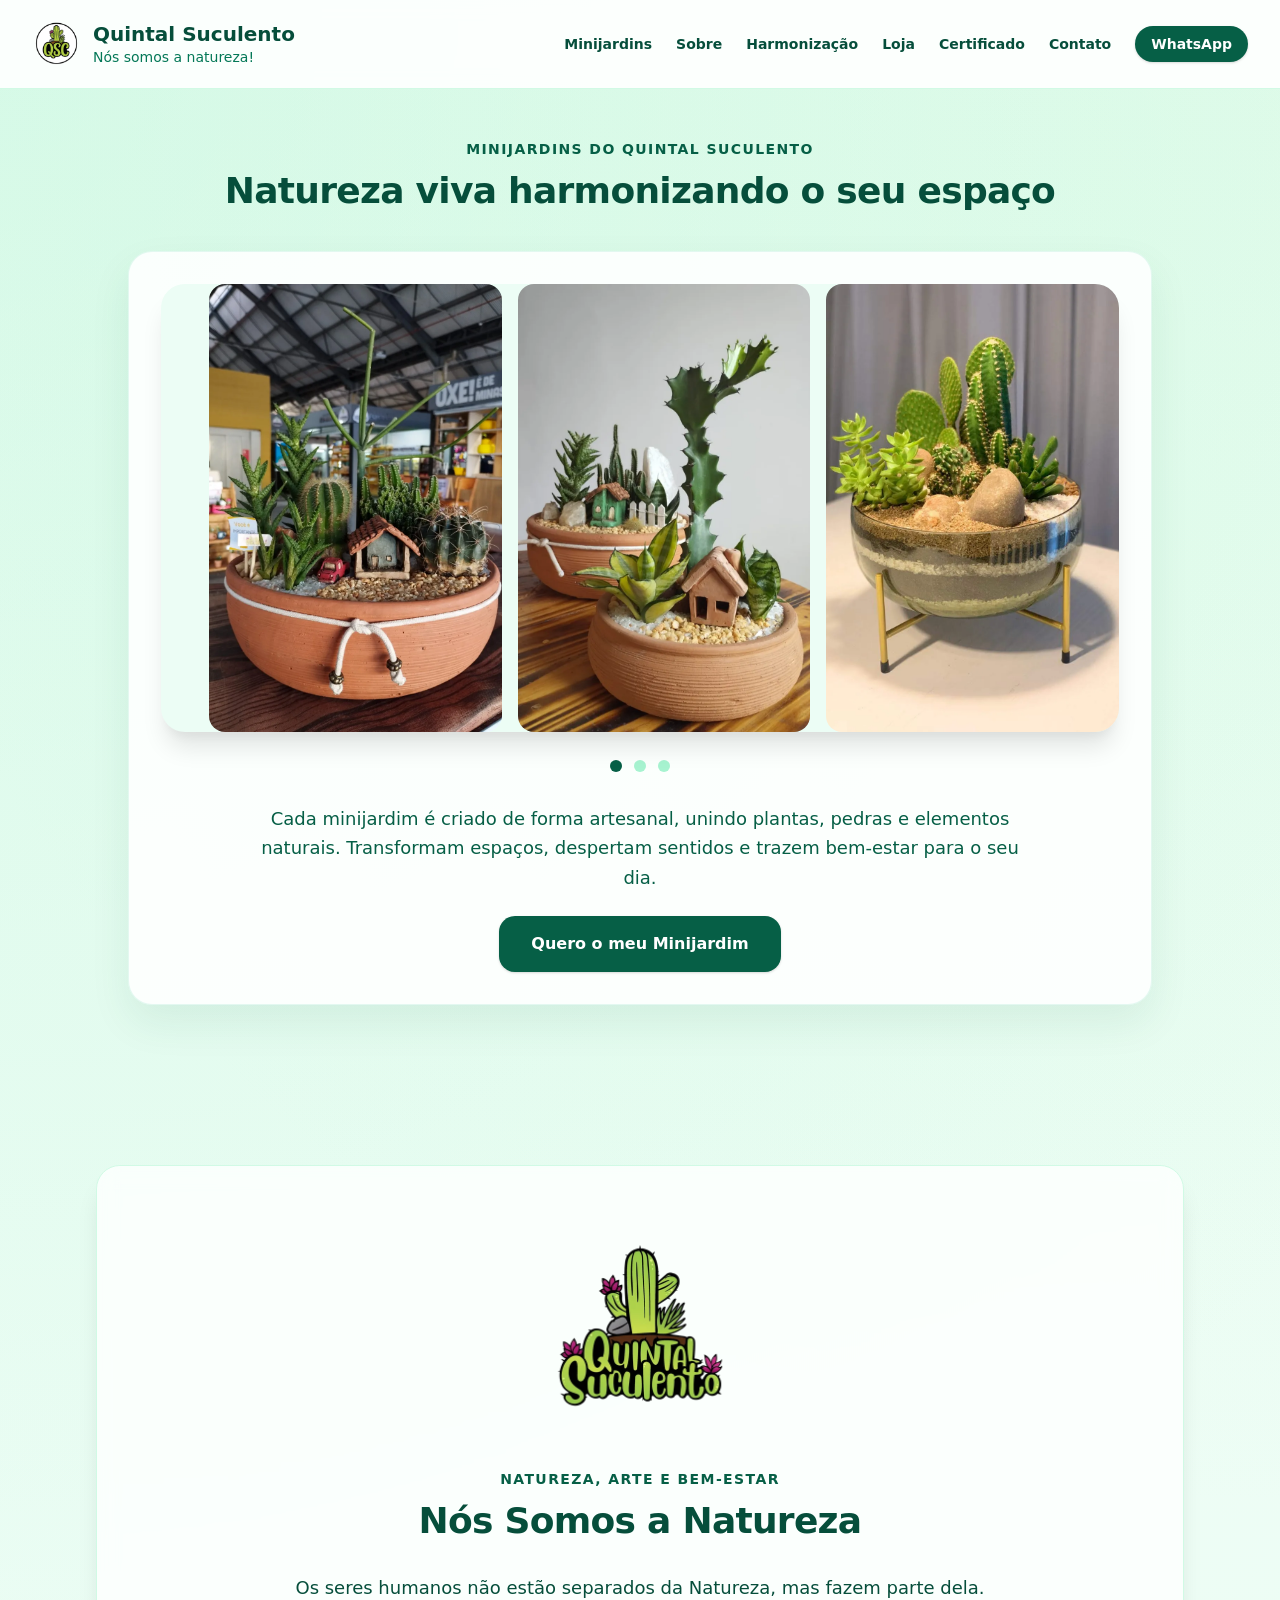
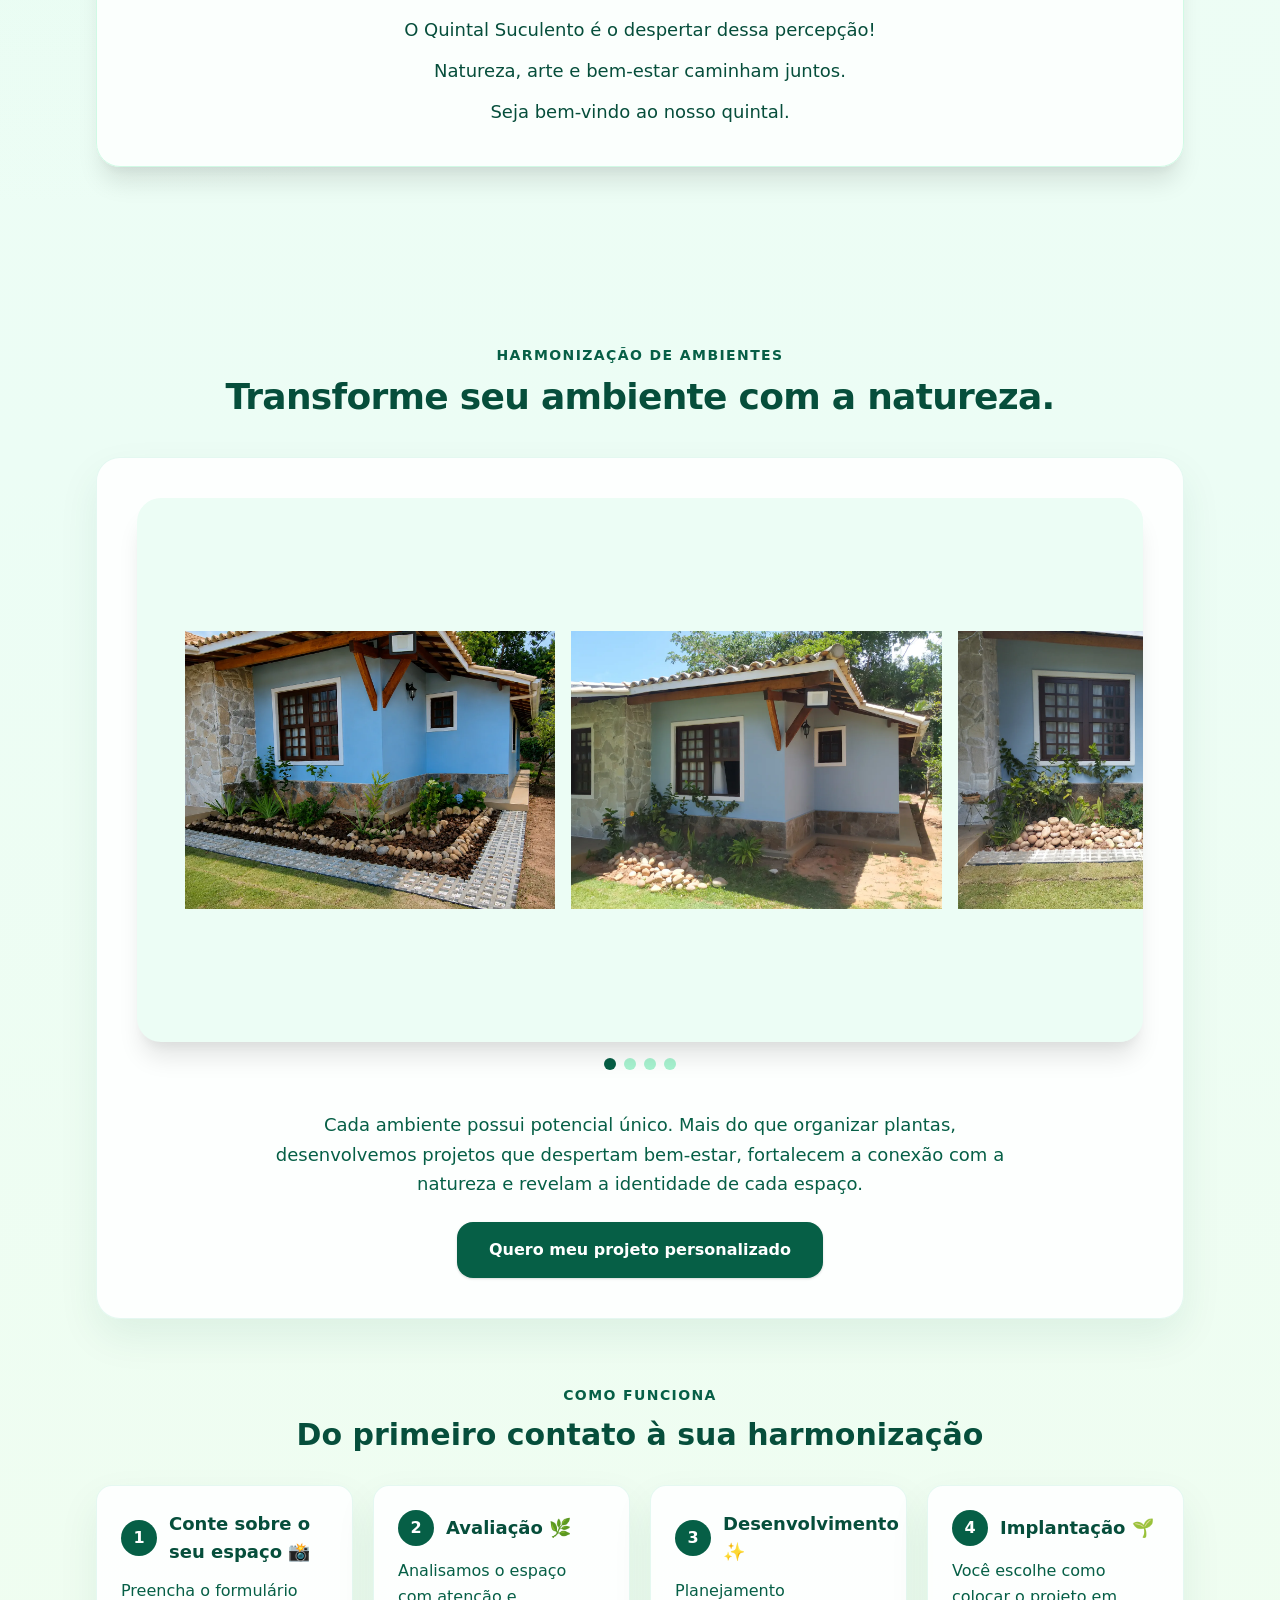
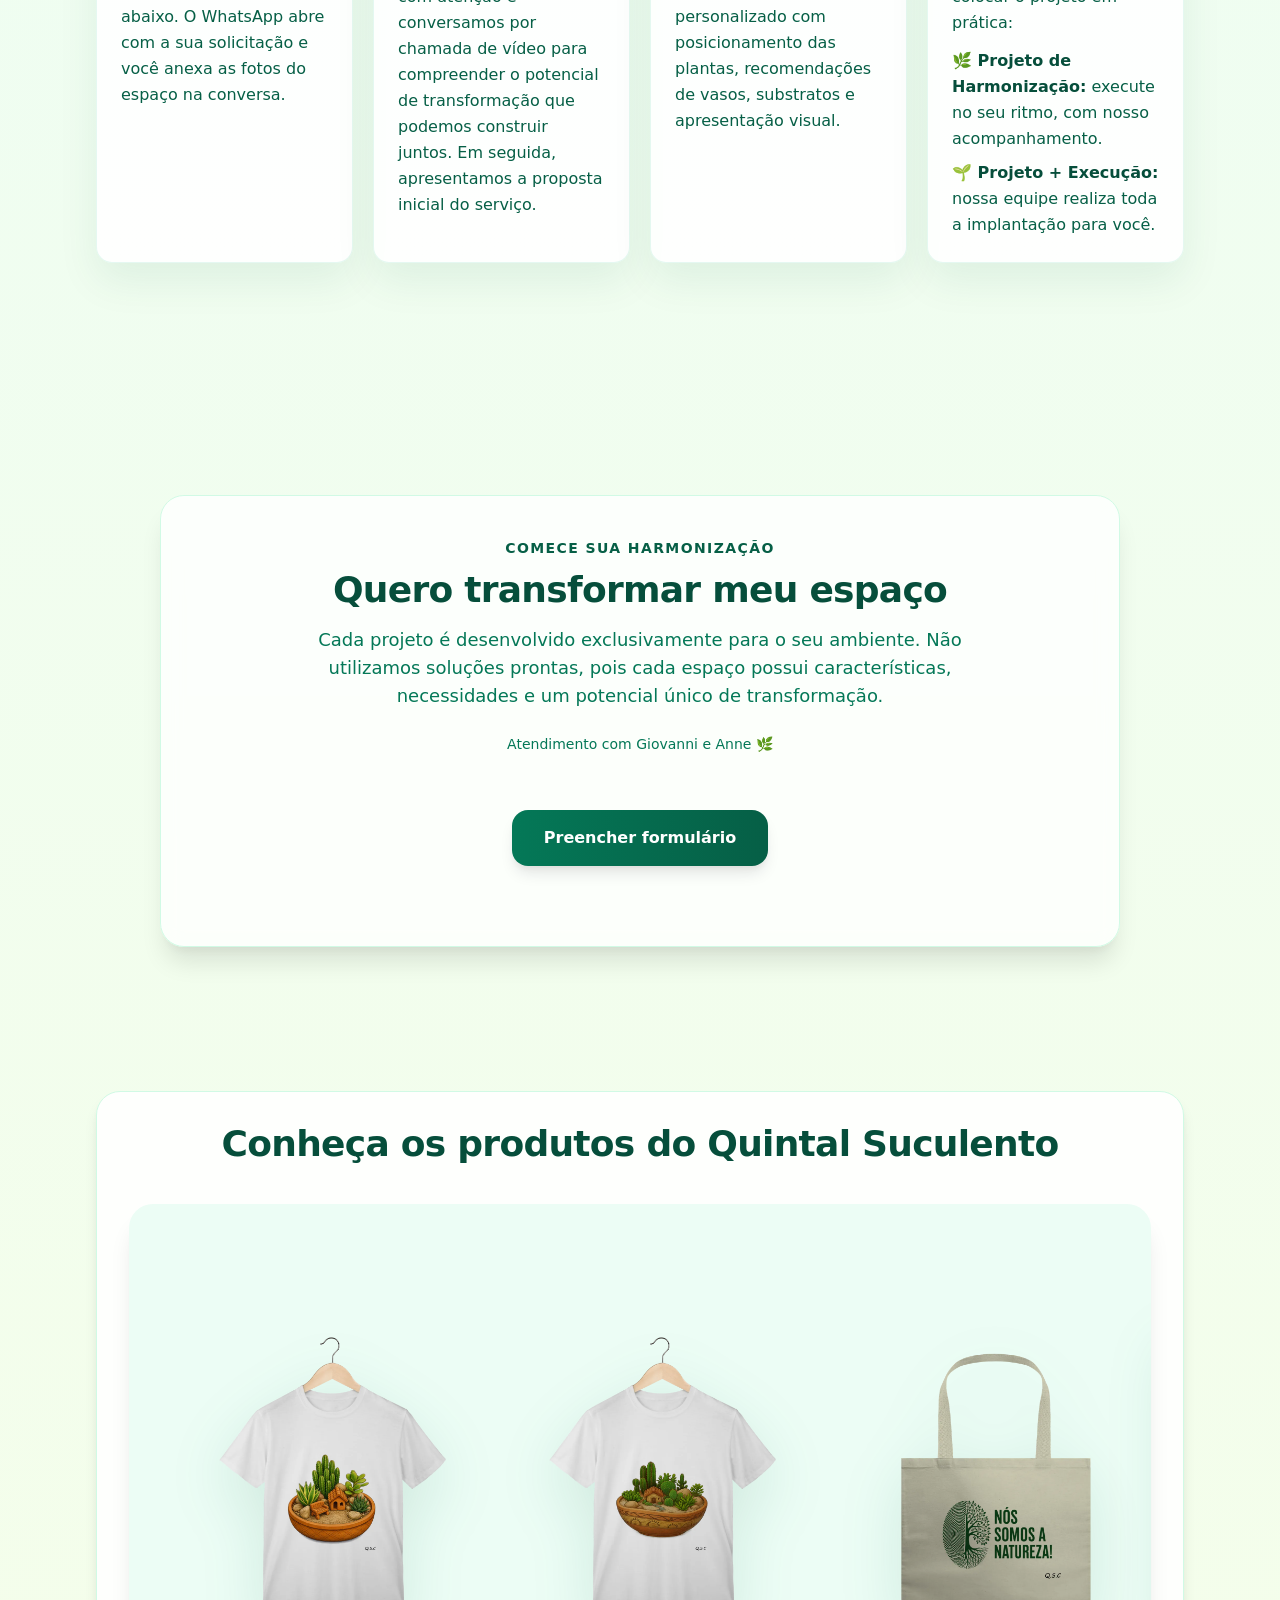
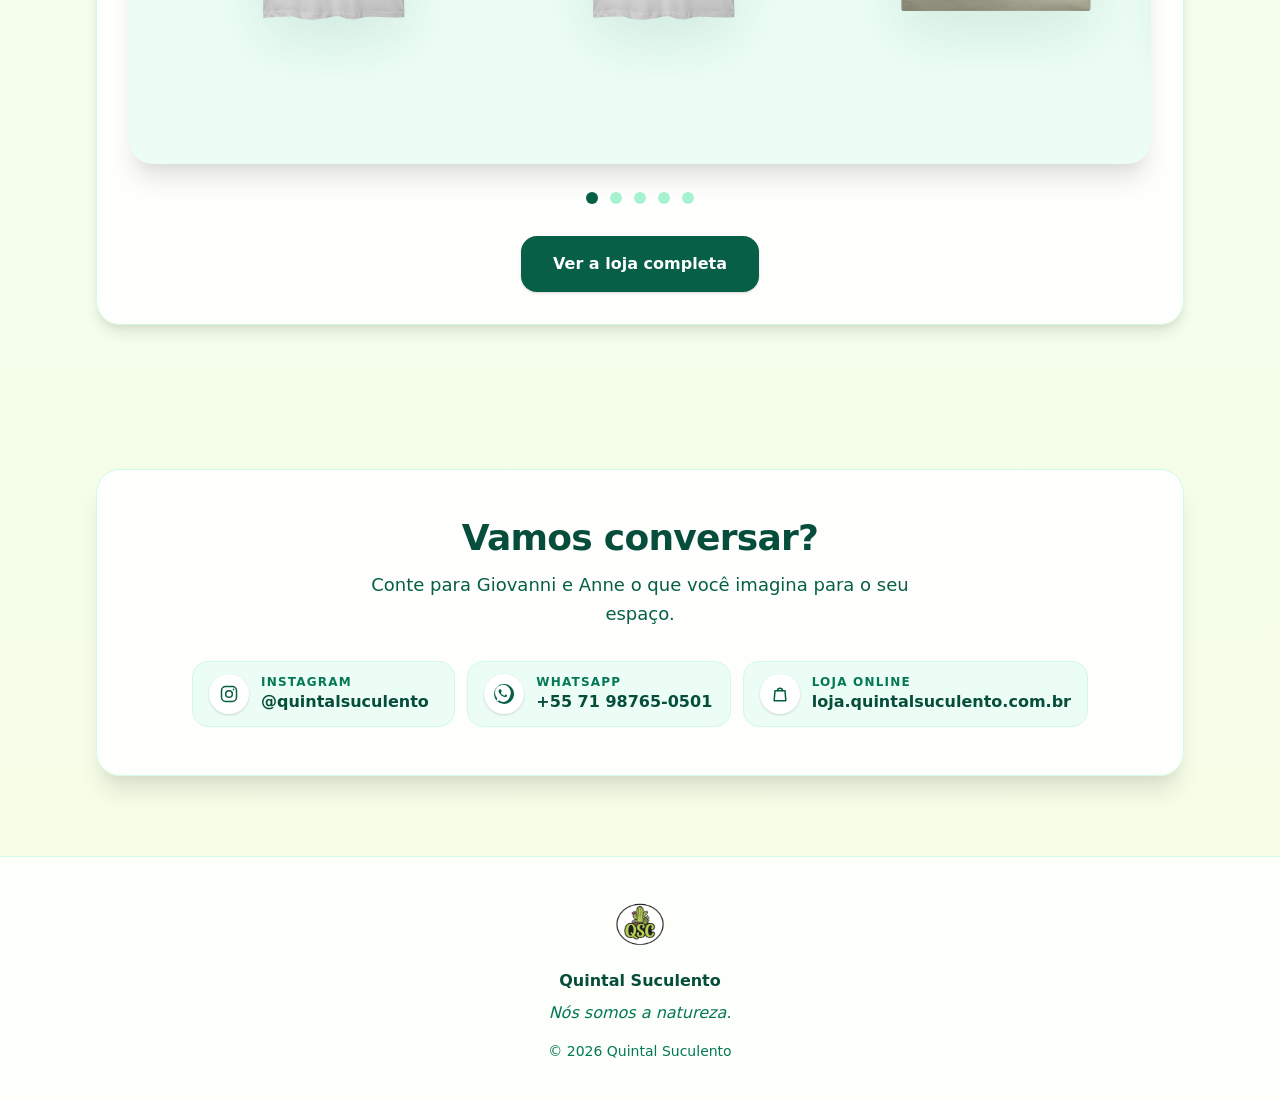
<file: index.html>
<!DOCTYPE html>
<html lang="pt-BR">

<head>
  <meta charset="UTF-8">
  <meta name="viewport" content="width=device-width, initial-scale=1.0">
  <meta name="theme-color" content="#065f46">
  <title>Quintal Suculento | Harmonização de Ambientes com Plantas</title>
  <meta name="description"
    content="Transformamos espaços com plantas, beleza e identidade. Harmonização de ambientes, minijardins personalizados, lembranças especiais e camisas autorais inspiradas na natureza.">
  <meta name="keywords"
    content="quintal suculento, harmonização de ambientes, plantas, suculentas, cactos, minijardim, lembranças personalizadas, camisas autorais">
  <meta name="author" content="Quintal Suculento">
  <link rel="icon" href="favicon.ico" type="image/x-icon">
  <link rel="canonical" href="https://quintalsuculento.com.br/">

  <meta property="og:type" content="website">
  <meta property="og:site_name" content="Quintal Suculento">
  <meta property="og:locale" content="pt_BR">
  <meta property="og:url" content="https://quintalsuculento.com.br/">
  <meta property="og:title" content="Quintal Suculento | Harmonização de Ambientes com Plantas">
  <meta property="og:description" content="Transformamos espaços com plantas, beleza e identidade. Harmonização de ambientes, minijardins personalizados, lembranças especiais e camisas autorais inspiradas na natureza.">
  <meta property="og:image" content="https://quintalsuculento.com.br/og-image.jpg">
  <meta property="og:image:width" content="1200">
  <meta property="og:image:height" content="630">
  <meta property="og:image:alt" content="Logo do Quintal Suculento e um minijardim artesanal">
  <meta name="twitter:card" content="summary_large_image">
  <meta name="twitter:title" content="Quintal Suculento | Harmonização de Ambientes com Plantas">
  <meta name="twitter:description" content="Transformamos espaços com plantas, beleza e identidade. Harmonização de ambientes, minijardins personalizados, lembranças especiais e camisas autorais inspiradas na natureza.">
  <meta name="twitter:image" content="https://quintalsuculento.com.br/og-image.jpg">

  <script type="application/ld+json">
  {
    "@context": "https://schema.org",
    "@type": "Organization",
    "name": "Quintal Suculento",
    "url": "https://quintalsuculento.com.br/",
    "logo": "https://quintalsuculento.com.br/logo-cacto.webp",
    "image": "https://quintalsuculento.com.br/og-image.jpg",
    "slogan": "Nós somos a natureza.",
    "description": "Harmonização de ambientes, minijardins personalizados, lembranças especiais e camisas autorais inspiradas na natureza.",
    "sameAs": [
      "https://instagram.com/quintalsuculento",
      "https://loja.quintalsuculento.com.br"
    ],
    "contactPoint": {
      "@type": "ContactPoint",
      "telephone": "+55-71-98765-0501",
      "contactType": "customer service",
      "availableLanguage": "pt-BR"
    }
  }
  </script>
  <!-- Tailwind 2.2.19 enxuto (14 KB). Gerado por tools/purge_tailwind.py; veja tools/LEIA-ME.md -->
  <link href="tailwind.purged.css?v=20261020" rel="stylesheet">

  <style>
    html {
      scroll-behavior: smooth;
    }

    body {
      background:
        radial-gradient(circle at top left, rgba(167, 243, 208, 0.35), transparent 30%),
        radial-gradient(circle at top right, rgba(187, 247, 208, 0.25), transparent 25%),
        linear-gradient(to bottom, #f0fdf4, #ecfdf5 35%, #f7fee7 100%);
    }

    .glass {
      background: rgba(255, 255, 255, 0.78);
      backdrop-filter: blur(10px);
      -webkit-backdrop-filter: blur(10px);
    }

    .hero-glow {
      box-shadow: 0 20px 60px rgba(6, 95, 70, 0.12);
    }

    .card-premium {
      background: rgba(255, 255, 255, 0.88);
      border: 1px solid rgba(16, 185, 129, 0.10);
      box-shadow: 0 18px 40px rgba(6, 95, 70, 0.08);
      transition: transform .25s ease, box-shadow .25s ease;
    }

    .card-premium:hover {
      transform: translateY(-4px);
      box-shadow: 0 24px 50px rgba(6, 95, 70, 0.12);
    }

    .section-title {
      letter-spacing: -0.02em;
    }

    #sobre .about-copy p {
      text-wrap: balance;
    }

    #contato .contact-links {
      grid-template-columns: minmax(0, 1fr);
    }

    @media (min-width: 960px) {
      #contato .contact-links {
        grid-template-columns: repeat(2, minmax(0, 1fr)) minmax(max-content, 1.25fr);
      }

      #contato .contact-store-address {
        white-space: nowrap;
      }
    }

    @media (max-width: 479px) {
      #contato .contact-panel {
        padding: 1rem;
      }

      #contato .contact-links > a {
        gap: 0.5rem;
        padding-inline: 0.75rem;
      }

      #contato .contact-links > a > span:first-child {
        width: 2rem;
        height: 2rem;
      }
    }

    /* Carrosséis: arraste natural no celular e no computador */
    .carousel-viewport {
  cursor: grab;
}

.carousel-viewport:active {
  cursor: grabbing;
}
    #carousel-harmonizacao,
    #carousel-minijardins,
    #carousel-loja {
      touch-action: pan-y;
      user-select: none;
      -webkit-user-select: none;
      will-change: transform;
      cursor: grab;
    }

    #carousel-harmonizacao.is-dragging,
    #carousel-minijardins.is-dragging,
    #carousel-loja.is-dragging {
      cursor: grabbing;
    }

    #carousel-harmonizacao img,
    #carousel-minijardins img,
    #carousel-loja img {
      pointer-events: none;
      -webkit-user-drag: none;
      user-select: none;
    }

    @media (prefers-reduced-motion: reduce) {
      #carousel-harmonizacao,
      #carousel-minijardins,
      #carousel-loja {
        transition-duration: 0.01ms !important;
      }
    }
    /* Carrossel de harmonização */
    .harmonizacao-slide {
  width: 88%;
  height: 16rem;
}

@media (min-width: 640px) {
  .harmonizacao-slide {
    height: 18rem;
  }
}

@media (min-width: 768px) {
  .harmonizacao-slide {
    width: 50%;
    height: 32rem;
  }
}

@media (min-width: 1024px) {
  .harmonizacao-slide {
    width: 40%;
    height: 34rem;
  }
}
    /* Carrossel de minijardins */
.mini-slide {
  width: 75%;
  height: 18rem;
}

@media (min-width: 768px) {
  .mini-slide {
    width: 50%;
    height: 28rem;
  }
}

@media (min-width: 1024px) {
  .mini-slide {
    width: 33.333333%;
  }
}

.mini-slide:hover {
  transform: scale(1.02);
}


/* Carrossel da loja */
.loja-slide {
  width: 75%;
  height: 20rem;
  filter: drop-shadow(0 20px 30px rgba(6, 95, 70, 0.12));
}

@media (min-width: 768px) {
  .loja-slide {
    width: 50%;
    height: 30rem;
  }
}

@media (min-width: 1024px) {
  .loja-slide {
    width: 33.333333%;
  }
}

.loja-slide:hover {
  transform: scale(1.03);
}

/* Carrossel de Harmonização no celular: foto maior, sem cartão dentro de cartão */
@media (max-width: 767px) {
  #harmonizacao .harm-card { padding: 0.75rem; }
  #harmonizacao .harm-viewport {
    padding: 0;
    background: transparent;
    box-shadow: none;
    border-radius: 1rem;
  }
  #carousel-harmonizacao { align-items: flex-start; }
  #harmonizacao .harmonizacao-slide {
    width: 90%;
    height: auto;
    aspect-ratio: 4 / 3;
    margin: 0 0.5rem 0 0;
    object-fit: cover;
    border-radius: 1rem;
  }
}

/* WhatsApp fixo: some onde já existe outro botão de contato (hero, formulário, contatos) */
.wa-float {
  bottom: calc(1rem + env(safe-area-inset-bottom, 0px));
  transition: opacity 250ms ease, transform 250ms ease, visibility 250ms;
}
.wa-float.wa-hidden {
  opacity: 0;
  transform: translateY(12px);
  visibility: hidden;
  pointer-events: none;
}
@media (prefers-reduced-motion: reduce) {
  .wa-float { transition: none; }
}

/* Hero de Minijardins: tela cheia no celular */
@media (max-width: 767px) {
  #minijardins .mj-head { transition: opacity 700ms ease; }
  #minijardins.mj-clean .mj-head { opacity: 0; }

  #minijardins.mj-section {
    --mj-bar: 5.25rem; /* faixa do botão, abaixo da foto */
    position: relative;
    padding: 0 !important;
    height: calc(100vh - 5.6rem);
    height: calc(100svh - 5.6rem);
    min-height: 30rem;
    overflow: hidden;
    background: transparent;
  }

  #minijardins .mj-container,
  #minijardins .mj-wrap {
    max-width: none;
    margin: 0;
    padding: 0;
  }

  #minijardins .mj-card {
    position: static;
    padding: 0;
    margin: 0;
    border: 0;
    border-radius: 0;
    background: transparent;
    box-shadow: none;
    transform: none !important;
  }

  #minijardins .mj-viewport {
    position: absolute;
    inset: 0 0 var(--mj-bar) 0;
    margin: 0;
    padding: 0;
    border-radius: 0;
    box-shadow: none;
    background: #0b2a1f;
  }

  #carousel-minijardins { height: 100%; }

  #minijardins .mini-slide {
    flex: 0 0 100%;
    width: 100% !important;
    height: 100% !important;
    margin: 0 !important;
    border-radius: 0 !important;
    object-fit: cover;
    object-position: var(--mj-pos, 50% 50%);
    transform: none !important;
  }

  /* Degradês para o texto ficar legível sobre qualquer foto */
  #minijardins.mj-section::before,
  #minijardins.mj-section::after {
    content: "";
    position: absolute;
    left: 0;
    right: 0;
    z-index: 1;
    pointer-events: none;
  }
  #minijardins.mj-section::before {
    top: 0;
    height: 26%;
    background: linear-gradient(to bottom, rgba(5, 33, 24, 0.55), rgba(5, 33, 24, 0));
  }
  #minijardins.mj-section::after {
    bottom: var(--mj-bar);
    height: 18%;
    background: linear-gradient(to top, rgba(5, 33, 24, 0.62), rgba(5, 33, 24, 0));
  }

  #minijardins .mj-head {
    position: absolute;
    top: 0;
    left: 0;
    right: 0;
    z-index: 2;
    margin: 0;
    padding: 1.5rem 1.25rem 0;
    text-align: left;
    pointer-events: none;
  }
  #minijardins .mj-head span {
    margin: 0 0 0.45rem;
    color: rgba(255, 255, 255, 0.88);
    font-size: 0.72rem;
  }
  #minijardins .mj-head h2 {
    margin: 0;
    color: #fff;
    font-size: 1.6rem;
    line-height: 1.15;
    text-shadow: 0 2px 14px rgba(0, 0, 0, 0.35);
  }

  #minijardins .mj-copy {
    position: absolute;
    left: 0;
    right: 0;
    bottom: 0;
    height: var(--mj-bar);
    z-index: 3;
    display: flex;
    align-items: center;
    justify-content: center;
    max-width: none;
    margin: 0;
    padding: 0 1.25rem;
    text-align: center;
    pointer-events: none;
  }
  /* No celular a foto é a protagonista: o parágrafo fica só no desktop */
  #minijardins .mj-text { display: none; }
  /* Botão verde igual aos demais do site, centralizado abaixo da foto */
  #minijardins .mj-cta {
    display: inline-block;
    pointer-events: auto;
  }

  #minijardins .mj-dots {
    position: absolute;
    left: 0;
    right: 0;
    bottom: calc(var(--mj-bar) + 0.9rem);
    z-index: 3;
    margin: 0;
    gap: 0.5rem;
    justify-content: center;
    align-items: center;
  }
  #minijardins .dot-mini {
    position: relative;
    width: 0.5rem;
    height: 0.5rem;
    background: rgba(255, 255, 255, 0.55) !important;
    transition: width 200ms ease, background 200ms ease;
  }
  #minijardins .dot-mini.bg-green-800 {
    width: 1.5rem;
    background: #fff !important;
  }
  /* Área de toque maior que o ponto visível */
  #minijardins .dot-mini::after {
    content: "";
    position: absolute;
    inset: -0.7rem -0.35rem;
  }
}
  </style>
</head>

<body id="topo" class="text-green-900 font-sans">

  <header class="sticky top-0 z-50 border-b border-green-100 bg-white bg-opacity-90 backdrop-filter backdrop-blur">
    <div class="max-w-7xl mx-auto px-4 sm:px-6 lg:px-8">

      <div class="flex items-center justify-between py-4">
        <a href="#topo" class="flex items-center space-x-3">
          <img src="logo_qscoin.webp" alt="QSC - Quintal Suculento" width="300" height="343" class="h-14 w-auto rounded-full">
          <div>
            <p class="text-xl font-extrabold text-green-900 leading-tight">Quintal Suculento</p>
            <p class="text-sm text-green-700">Nós somos a natureza!</p>
          </div>
        </a>

        <nav class="hidden md:flex items-center space-x-6 text-sm font-semibold text-green-900">
          <a href="#minijardins" class="hover:text-green-700 transition">Minijardins</a>
          <a href="#sobre" class="hover:text-green-700 transition">Sobre</a>
          <a href="#harmonizacao" class="hover:text-green-700 transition">Harmonização</a>
          <a href="#loja" class="hover:text-green-700 transition">Loja</a>
          <a href="certificado/" class="hover:text-green-700 transition">Certificado</a>
          <a href="#contato" class="hover:text-green-700 transition">Contato</a>
          <a href="https://wa.me/5571987650501?text=Olá!%20Vim%20pelo%20site%20do%20Quintal%20Suculento%20e%20quero%20saber%20mais%20sobre%20os%20serviços%20🌿"
            target="_blank" rel="noopener noreferrer"
            class="inline-flex items-center px-4 py-2 rounded-full bg-green-800 text-white shadow hover:bg-green-900 transition">
            WhatsApp
          </a>
        </nav>

        <button id="menuButton"
          class="md:hidden inline-flex items-center justify-center p-2 rounded-lg text-green-900 hover:bg-green-100 focus:outline-none"
          aria-label="Abrir menu" aria-controls="mobileMenu" aria-expanded="false">
          <svg class="w-7 h-7" fill="none" stroke="currentColor" stroke-width="1.8" viewBox="0 0 24 24">
            <path stroke-linecap="round" stroke-linejoin="round" d="M4 7h16M4 12h16M4 17h16" />
          </svg>
        </button>
      </div>

      <div id="mobileMenu" class="hidden md:hidden pb-4">
        <div
          class="glass rounded-2xl p-4 shadow-lg border border-green-100 flex flex-col space-y-3 text-green-900 font-medium">
          <a href="#minijardins" class="hover:text-green-700">Minijardins</a>
          <a href="#sobre" class="hover:text-green-700">Sobre</a>
          <a href="#harmonizacao" class="hover:text-green-700">Harmonização</a>
          <a href="#loja" class="hover:text-green-700">Loja</a>
          <a href="certificado/" class="hover:text-green-700">Certificado</a>
          <a href="#contato" class="hover:text-green-700">Contato</a>
          <a href="https://wa.me/5571987650501?text=Olá!%20Vim%20pelo%20site%20do%20Quintal%20Suculento%20e%20quero%20saber%20mais%20sobre%20os%20serviços%20🌿"
            target="_blank" rel="noopener noreferrer"
            class="mt-2 inline-flex justify-center items-center px-4 py-2.5 rounded-xl bg-green-800 text-white shadow hover:bg-green-900 transition">
            WhatsApp
          </a>
        </div>
      </div>

    </div>
  </header>

  <main>
    <h1 class="sr-only">Quintal Suculento: harmonização de ambientes com plantas, minijardins e lembranças personalizadas</h1>
    <section id="minijardins" class="mj-section py-12" aria-label="Minijardins do Quintal Suculento">
      <div class="mj-container max-w-6xl mx-auto px-4 sm:px-6 lg:px-8">

        <div class="mj-head text-center mb-10">
          <span class="inline-block text-sm font-semibold uppercase tracking-widest text-green-800 mb-3">
            Minijardins do Quintal Suculento
          </span>

          <h2 class="section-title text-3xl md:text-4xl font-extrabold text-green-900 mb-3">
            Natureza viva harmonizando o seu espaço
          </h2>

        </div>

        <div class="mj-wrap max-w-5xl mx-auto">

          <div class="mj-card card-premium rounded-3xl p-6 md:p-8">

            <div class="mj-viewport carousel-viewport relative w-full overflow-hidden rounded-3xl mb-6 shadow-xl bg-green-50 px-6 md:px-10">

              <div id="carousel-minijardins" class="flex transition-transform duration-700 ease-in-out touch-pan-y cursor-grab active:cursor-grabbing">

                <img src="images/minijardins/jardim-01.webp" style="--mj-pos: 50% 55%;"
                  fetchpriority="high"
                  decoding="async"
                  class="mini-slide flex-shrink-0 object-cover rounded-2xl mx-2 transition-transform duration-500"
                  alt="Minijardim personalizado do Quintal Suculento">

                <img src="images/minijardins/jardim-02.webp" style="--mj-pos: 50% 50%;"
                  loading="lazy"
                  decoding="async"
                  class="mini-slide flex-shrink-0 object-cover rounded-2xl mx-2 transition-transform duration-500"
                  alt="Minijardim artesanal com plantas e elementos naturais">

                <img src="images/minijardins/jardim-03.webp" style="--mj-pos: 50% 50%;"
                  loading="lazy"
                  decoding="async"
                  class="mini-slide flex-shrink-0 object-cover rounded-2xl mx-2 transition-transform duration-500"
                  alt="Composição de minijardim Quintal Suculento">

                <img src="images/minijardins/jardim-04.webp" style="--mj-pos: 54% 50%;"
                  loading="lazy"
                  decoding="async"
                  class="mini-slide flex-shrink-0 object-cover rounded-2xl mx-2 transition-transform duration-500"
                  alt="Minijardim com plantas, pedras e elementos naturais">

                <img src="images/minijardins/jardim-05.webp" style="--mj-pos: 42% 50%;"
                  loading="lazy"
                  decoding="async"
                  class="mini-slide flex-shrink-0 object-cover rounded-2xl mx-2 transition-transform duration-500"
                  alt="Minijardim criado artesanalmente pelo Quintal Suculento">

              </div>

            </div>
            <div class="mj-dots flex justify-center gap-3 mb-8 mt-7">
              <span class="dot-mini w-3 h-3 rounded-full bg-green-800"></span>
              <span class="dot-mini w-3 h-3 rounded-full bg-green-200"></span>
              <span class="dot-mini w-3 h-3 rounded-full bg-green-200"></span>
              <span class="dot-mini w-3 h-3 rounded-full bg-green-200"></span>
              <span class="dot-mini w-3 h-3 rounded-full bg-green-200"></span>
            </div>
            <div class="mj-copy text-center max-w-3xl mx-auto">


              <p class="mj-text text-green-800 leading-relaxed text-lg mb-6">
                Cada minijardim é criado de forma artesanal, unindo plantas, pedras e elementos naturais.
                Transformam espaços, despertam sentidos e trazem bem-estar para o seu dia.
              </p>

              <a href="https://wa.me/5571987650501?text=Olá!%20Tenho%20interesse%20em%20um%20minijardim%20personalizado%20do%20Quintal%20Suculento%20🌿"
                target="_blank" rel="noopener noreferrer"
                class="mj-cta inline-block px-8 py-4 rounded-2xl bg-green-800 text-white font-semibold shadow hover:bg-green-900 transition">
                Quero o meu Minijardim
              </a>

            </div>

          </div>

        </div>
      </div>
    </section>

    <section id="sobre" class="pt-20 pb-14 md:pt-28 md:pb-20">
      <div class="max-w-6xl mx-auto px-4 sm:px-6 lg:px-8">
        <div class="glass rounded-3xl p-8 md:p-10 border border-green-100 shadow-xl">

          <div class="text-center mb-8">

            <img src="logo-cacto.webp" alt="Quintal Suculento" width="420" height="480" class="mx-auto w-40 md:w-52 h-auto mb-6 drop-shadow-lg">
            <span class="inline-block text-sm font-semibold uppercase tracking-widest text-green-800 mb-3">
              Natureza, arte e bem-estar
            </span>

            <h2 class="section-title text-3xl md:text-4xl font-extrabold text-green-900">
              Nós Somos a Natureza
            </h2>
          </div>

          <div class="about-copy grid gap-3 max-w-3xl mx-auto text-center text-lg leading-relaxed text-green-900">
            <p>Os seres humanos não estão separados da Natureza, mas fazem parte dela.</p>
            <p>O Quintal Suculento é o despertar dessa percepção!</p>
            <p>Natureza, arte e bem-estar caminham juntos.</p>
            <p>Seja bem-vindo ao nosso quintal.</p>
          </div>

        </div>
      </div>
    </section>


    <section id="harmonizacao" class="py-24">
      <div class="max-w-6xl mx-auto px-4 sm:px-6 lg:px-8">

        <div class="text-center mb-10">
          <span class="inline-block text-sm font-semibold uppercase tracking-widest text-green-800 mb-3">
            Harmonização de ambientes
          </span>

          <h2 class="section-title text-3xl md:text-4xl font-extrabold text-green-900 mb-4">
            Transforme seu ambiente com a natureza.
          </h2>
        </div>

        <div class="harm-card card-premium rounded-3xl p-5 md:p-10 mb-16 shadow-xl">
          <div class="harm-viewport carousel-viewport relative w-full overflow-hidden rounded-3xl shadow-xl bg-green-50 px-2 md:px-10 py-4 md:py-0">
            <div id="carousel-harmonizacao" class="flex transition-transform duration-700 ease-in-out touch-pan-y cursor-grab active:cursor-grabbing">
                <img src="images/harmonizacao/harmonizacao-01.webp"
                  decoding="async"
                  class="harmonizacao-slide flex-shrink-0 object-contain bg-green-50 rounded-2xl mx-2 transition-transform duration-500"
                  alt="Resultado final da harmonização de ambientes">

                <img src="images/harmonizacao/harmonizacao-02.webp"
                  loading="lazy"
                  decoding="async"
                  class="harmonizacao-slide flex-shrink-0 object-contain bg-green-50 rounded-2xl mx-2 transition-transform duration-500"
                  alt="Antes da harmonização de ambientes">

                <img src="images/harmonizacao/harmonizacao-03.webp"
                  loading="lazy"
                  decoding="async"
                  class="harmonizacao-slide flex-shrink-0 object-contain bg-green-50 rounded-2xl mx-2 transition-transform duration-500"
                  alt="Processo de harmonização com plantas">

                <img src="images/harmonizacao/harmonizacao-04.webp"
                  loading="lazy"
                  decoding="async"
                  class="harmonizacao-slide flex-shrink-0 object-contain bg-green-50 rounded-2xl mx-2 transition-transform duration-500"
                  alt="Processo de montagem do ambiente">

                <img src="images/harmonizacao/harmonizacao-05.webp"
                  loading="lazy"
                  decoding="async"
                  class="harmonizacao-slide flex-shrink-0 object-contain bg-green-50 rounded-2xl mx-2 transition-transform duration-500"
                  alt="Detalhes da harmonização">
            </div>

          </div>

          <div class="flex justify-center gap-2 mb-2 mt-4">
            <span class="dot-harmonizacao w-3 h-3 rounded-full bg-green-800"></span>
            <span class="dot-harmonizacao w-3 h-3 rounded-full bg-green-200"></span>
            <span class="dot-harmonizacao w-3 h-3 rounded-full bg-green-200"></span>
            <span class="dot-harmonizacao w-3 h-3 rounded-full bg-green-200"></span>
            <span class="dot-harmonizacao w-3 h-3 rounded-full bg-green-200"></span>
          </div>

          <div class="text-center max-w-3xl mx-auto mt-10">
            <p class="text-green-800 leading-relaxed text-lg mb-6 text-left md:text-center">
              Cada ambiente possui potencial único. Mais do que organizar plantas, desenvolvemos projetos que despertam bem-estar, fortalecem a conexão com a natureza e revelam a identidade de cada espaço.

            </p>

            <a href="#harmonizacao-form"
              class="inline-block px-8 py-4 rounded-2xl bg-green-800 text-white font-semibold shadow hover:bg-green-900 transition">
              Quero meu projeto personalizado
            </a>
          </div>
        </div>

        <div id="como-funciona" class="mb-14">
          <div class="text-center max-w-3xl mx-auto mb-8">
            <span class="inline-block text-sm font-semibold uppercase tracking-widest text-green-800 mb-3">
              Como funciona
            </span>

            <h3 class="text-2xl md:text-3xl font-extrabold text-green-900">
              Do primeiro contato à sua harmonização
            </h3>
          </div>

          <ol class="grid grid-cols-1 md:grid-cols-2 lg:grid-cols-4 gap-5 text-left">
            <li class="card-premium rounded-2xl p-5 md:p-6">
              <div class="flex items-center gap-3 mb-3">
                <span class="flex-shrink-0 inline-flex items-center justify-center w-9 h-9 rounded-full bg-green-800 text-white font-bold" aria-hidden="true">1</span>
                <p class="text-green-900 font-bold text-lg">Conte sobre o seu espaço 📸</p>
              </div>
              <p class="text-green-800 leading-relaxed">
                Preencha o formulário abaixo. O WhatsApp abre com a sua solicitação e você anexa as fotos do espaço na conversa.
              </p>
            </li>
            <li class="card-premium rounded-2xl p-5 md:p-6">
              <div class="flex items-center gap-3 mb-3">
                <span class="flex-shrink-0 inline-flex items-center justify-center w-9 h-9 rounded-full bg-green-800 text-white font-bold" aria-hidden="true">2</span>
                <p class="text-green-900 font-bold text-lg">Avaliação 🌿</p>
              </div>
              <p class="text-green-800 leading-relaxed">
                Analisamos o espaço com atenção e conversamos por chamada de vídeo para compreender o potencial de transformação que podemos construir juntos. Em seguida, apresentamos a proposta inicial do serviço.
              </p>
            </li>
            <li class="card-premium rounded-2xl p-5 md:p-6">
              <div class="flex items-center gap-3 mb-3">
                <span class="flex-shrink-0 inline-flex items-center justify-center w-9 h-9 rounded-full bg-green-800 text-white font-bold" aria-hidden="true">3</span>
                <p class="text-green-900 font-bold text-lg">Desenvolvimento ✨</p>
              </div>
              <p class="text-green-800 leading-relaxed">
                Planejamento personalizado com posicionamento das plantas, recomendações de vasos, substratos e apresentação visual.
              </p>
            </li>
            <li class="card-premium rounded-2xl p-5 md:p-6">
              <div class="flex items-center gap-3 mb-3">
                <span class="flex-shrink-0 inline-flex items-center justify-center w-9 h-9 rounded-full bg-green-800 text-white font-bold" aria-hidden="true">4</span>
                <p class="text-green-900 font-bold text-lg">Implantação 🌱</p>
              </div>
              <p class="text-green-800 leading-relaxed mb-3">
                Você escolhe como colocar o projeto em prática:
              </p>
              <p class="text-green-800 leading-relaxed mb-2">
                <strong class="text-green-900">🌿 Projeto de Harmonização:</strong> execute no seu ritmo, com nosso acompanhamento.
              </p>
              <p class="text-green-800 leading-relaxed">
                <strong class="text-green-900">🌱 Projeto + Execução:</strong> nossa equipe realiza toda a implantação para você.
              </p>
            </li>
          </ol>
        </div>

      </div>
    </section>

    <section id="harmonizacao-form" class="py-20">
      <div class="max-w-5xl mx-auto px-4 sm:px-6 lg:px-8">
        <div class="glass rounded-3xl p-8 md:p-10 border border-green-100 shadow-xl">

          <div class="text-center mb-14">
            <span class="inline-block text-sm font-semibold uppercase tracking-widest text-green-800 mb-3">
              Comece sua harmonização
            </span>

            <h2 class="section-title text-3xl md:text-4xl font-extrabold text-green-900 mb-4">
              Quero transformar meu espaço
            </h2>

            <p class="text-base md:text-lg text-green-700 max-w-2xl mx-auto mb-6">
              Cada projeto é desenvolvido exclusivamente para o seu ambiente. Não utilizamos soluções prontas, pois cada espaço possui características, necessidades e um potencial único de transformação.
            </p>

            <p class="text-sm text-green-700 mt-4">
              Atendimento com Giovanni e Anne 🌿
            </p>

          </div>
          <div class="text-center mb-10">
            <button id="toggleFormButton" type="button"
              class="inline-flex justify-center items-center px-8 py-4 rounded-2xl bg-gradient-to-r from-green-700 to-green-800 text-white font-semibold shadow-lg hover:bg-green-900 transition">
              Preencher formulário
            </button>
          </div>
          <form id="formHarmonizacao" class="space-y-8 hidden transition-all duration-500">

            <div class="grid md:grid-cols-3 gap-6">
              <div>
                <label for="nome" class="block text-sm font-semibold text-green-900 mb-2">Nome</label>
                <input type="text" id="nome" name="nome" autocomplete="name" required
                  class="w-full rounded-2xl border border-green-200 bg-white px-4 py-3 text-green-900 focus:outline-none focus:ring-2 focus:ring-green-600">
              </div>

              <div>
                <label for="whatsapp" class="block text-sm font-semibold text-green-900 mb-2">WhatsApp</label>
                <input type="tel" id="whatsapp" name="whatsapp" autocomplete="tel" inputmode="tel" required placeholder="(71) 99999-9999"
                  class="w-full rounded-2xl border border-green-200 bg-white px-4 py-3 text-green-900 focus:outline-none focus:ring-2 focus:ring-green-600">
                <p class="text-sm text-green-700 mt-2">
                  Usaremos esse número apenas para entrar em contato com você 🌿
                </p>
              </div>

              <div>
                <label for="cidade" class="block text-sm font-semibold text-green-900 mb-2">Cidade</label>
                <input type="text" id="cidade" name="cidade" autocomplete="address-level2" required
                  class="w-full rounded-2xl border border-green-200 bg-white px-4 py-3 text-green-900 focus:outline-none focus:ring-2 focus:ring-green-600">
              </div>
            </div>

            <div class="space-y-6">
              <p class="text-sm font-semibold text-green-900">
                1. Sobre o seu espaço
              </p>

              <div class="grid md:grid-cols-2 gap-6">
                <div>
                  <p class="block text-sm font-semibold text-green-900 mb-3">
                    Tipo de ambiente
                  </p>

                  <div class="flex flex-col gap-2">
                    <label class="inline-flex items-center gap-2 text-green-800">
                      <input type="radio" name="tipo_ambiente" value="Residencial" required>
                      Residencial
                    </label>

                    <label class="inline-flex items-center gap-2 text-green-800">
                      <input type="radio" name="tipo_ambiente" value="Empresarial" required>
                      Empresarial
                    </label>
                  </div>
                </div>

                <div>
                  <label for="tipo_espaco" class="block text-sm font-semibold text-green-900 mb-2">
                    Tipo de espaço
                  </label>

                  <select id="tipo_espaco" name="tipo_espaco" required
                    class="w-full rounded-2xl border border-green-200 bg-white px-4 py-3 text-green-900 focus:outline-none focus:ring-2 focus:ring-green-600">
                    <option value="">Selecione uma opção</option>
                    <option>Jardim</option>
                    <option>Varanda</option>
                    <option>Área externa</option>
                    <option>Ambiente interno</option>
                    <option value="Outro">Outro</option>
                  </select>
                </div>
              </div>
            </div>

            <div>
              <label for="falta_no_espaco" class="block text-sm font-semibold text-green-900 mb-2">
                2. O que você sente que falta no espaço hoje?
              </label>
              <textarea id="falta_no_espaco" name="falta_no_espaco" rows="4"
                placeholder="Ex: vida, sombra, aconchego, beleza, organização"
                class="w-full rounded-2xl border border-green-200 bg-white px-4 py-3 text-green-900 focus:outline-none focus:ring-2 focus:ring-green-600"></textarea>
            </div>

            <div>
              <label for="objetivo_principal" class="block text-sm font-semibold text-green-900 mb-2">
                3. Qual objetivo principal?
              </label>
              <textarea id="objetivo_principal" name="objetivo_principal" rows="4"
                placeholder="Ex: relaxar, receber visitas, deixar mais bonito, valorizar imóvel"
                class="w-full rounded-2xl border border-green-200 bg-white px-4 py-3 text-green-900 focus:outline-none focus:ring-2 focus:ring-green-600"></textarea>
            </div>

            <div>
              <p class="block text-sm font-semibold text-green-900 mb-3">
                4. Você já possui plantas no local?
              </p>

              <div class="flex flex-col sm:flex-row gap-4">
                <label class="inline-flex items-center gap-2 text-green-800">
                  <input type="radio" name="possui_plantas" value="Sim" required class="text-green-700">
                  Sim
                </label>

                <label class="inline-flex items-center gap-2 text-green-800">
                  <input type="radio" name="possui_plantas" value="Não" required class="text-green-700">
                  Não
                </label>
              </div>
            </div>

            <div>
              <p class="block text-sm font-semibold text-green-900 mb-3">
                5. Nível de investimento pretendido
              </p>

              <div class="grid sm:grid-cols-2 gap-3">
                <label
                  class="flex items-center gap-2 rounded-xl border border-green-200 bg-white px-4 py-3 text-green-800">
                  <input type="radio" name="investimento" value="Projeto inicial" required>
                  Quero começar com algo mais simples
                </label>

                <label
                  class="flex items-center gap-2 rounded-xl border border-green-200 bg-white px-4 py-3 text-green-800">
                  <input type="radio" name="investimento" value="R$500 a R$1.500" required>
                  R$500 a R$1.500
                </label>

                <label
                  class="flex items-center gap-2 rounded-xl border border-green-200 bg-white px-4 py-3 text-green-800">
                  <input type="radio" name="investimento" value="R$1.500 a R$3.000" required>
                  R$1.500 a R$3.000
                </label>

                <label
                  class="flex items-center gap-2 rounded-xl border border-green-200 bg-white px-4 py-3 text-green-800">
                  <input type="radio" name="investimento" value="Acima de R$3.000" required>
                  Acima de R$3.000
                </label>
              </div>
            </div>

            <div>
              <label for="referencias" class="block text-sm font-semibold text-green-900 mb-2">
                6. Alguma referência ou ideia que você gostou?
              </label>

              <textarea id="referencias" name="referencias" rows="4"
                placeholder="Pode enviar um link, uma inspiração ou descrever o estilo desejado"
                class="w-full rounded-2xl border border-green-200 bg-white px-4 py-3 text-green-900 focus:outline-none focus:ring-2 focus:ring-green-600"></textarea>
            </div>

            <div class="rounded-2xl bg-green-50 border border-green-100 p-5">
              <p class="text-green-900 font-semibold mb-2">
                7. Envio das fotos 📸
              </p>

              <p class="text-green-800 leading-relaxed">
                Após clicar em Enviar formulário, o WhatsApp será aberto automaticamente com a sua solicitação.
                Em seguida, é só anexar as fotos do seu espaço na conversa para continuarmos o atendimento 🌿
                Os próximos passos estão em <a href="#como-funciona" class="underline font-semibold hover:text-green-900">Como funciona</a>.
              </p>
            </div>

            <div class="flex justify-center">
              <button type="submit"
                class="inline-flex justify-center items-center px-8 py-4 rounded-2xl bg-green-800 text-white font-semibold shadow-lg hover:bg-green-900 transition">
                Enviar formulário
              </button>
            </div>

          </form>
        </div>
      </div>
    </section>

    <section id="loja" class="py-16">
      <div class="max-w-6xl mx-auto px-4 sm:px-6 lg:px-8">
    
        <div class="rounded-3xl bg-white bg-opacity-90 border border-green-100 text-green-900 p-6 md:p-8 shadow-lg">

          <div class="text-center mb-10">
            <h2 class="section-title text-3xl md:text-4xl font-extrabold">
              Conheça os produtos do Quintal Suculento
            </h2>
          </div>

          <div class="carousel-viewport relative w-full overflow-hidden rounded-3xl mb-6 shadow-xl bg-green-50 px-6 md:px-10 py-6 md:py-10">

            <div id="carousel-loja"
              class="flex transition-transform duration-700 ease-in-out touch-pan-y cursor-grab active:cursor-grabbing">

              <img src="images/loja/mockup-01.webp"
                decoding="async"
                class="loja-slide flex-shrink-0 object-contain rounded-2xl mx-2 transition-transform duration-500"
                alt="Camisa autoral Quintal Suculento Nós Somos a Natureza">

              <img src="images/loja/mockup-02.webp"
                loading="lazy"
                decoding="async"
                class="loja-slide flex-shrink-0 object-contain rounded-2xl mx-2 transition-transform duration-500"
                alt="Camisa autoral Quintal Suculento Nós Somos a Natureza">

              <img src="images/loja/mockup-03.webp"
                loading="lazy"
                decoding="async"
                class="loja-slide flex-shrink-0 object-contain rounded-2xl mx-2 transition-transform duration-500"
                alt="EcoBag Nós Somos a Natureza">

              <img src="images/loja/mockup-04.webp"
                loading="lazy"
                decoding="async"
                class="loja-slide flex-shrink-0 object-contain rounded-2xl mx-2 transition-transform duration-500"
                alt="Mini Suculentas">

              <img src="images/loja/mockup-05.webp"
                loading="lazy"
                decoding="async"
                class="loja-slide flex-shrink-0 object-contain rounded-2xl mx-2 transition-transform duration-500"
                alt="Incenso Palo Santo">

              <img src="images/loja/mockup-06.webp"
                loading="lazy"
                decoding="async"
                class="loja-slide flex-shrink-0 object-contain rounded-2xl mx-2 transition-transform duration-500"
                alt="Substrato Premium">

              <img src="images/loja/mockup-07.webp"
                loading="lazy"
                decoding="async"
                class="loja-slide flex-shrink-0 object-contain rounded-2xl mx-2 transition-transform duration-500"
                alt="Pedrinhas Naturais">

            </div>

          </div>

          <div class="flex justify-center gap-3 mb-8 mt-7">
            <span class="dot-loja w-3 h-3 rounded-full bg-green-800"></span>
            <span class="dot-loja w-3 h-3 rounded-full bg-green-200"></span>
            <span class="dot-loja w-3 h-3 rounded-full bg-green-200"></span>
            <span class="dot-loja w-3 h-3 rounded-full bg-green-200"></span>
            <span class="dot-loja w-3 h-3 rounded-full bg-green-200"></span>
            <span class="dot-loja w-3 h-3 rounded-full bg-green-200"></span>
            <span class="dot-loja w-3 h-3 rounded-full bg-green-200"></span>
          </div>

          <div class="text-center">
            <a href="https://loja.quintalsuculento.com.br" target="_blank" rel="noopener noreferrer"
              class="inline-flex justify-center items-center px-8 py-4 rounded-2xl bg-green-800 text-white font-bold shadow hover:bg-green-900 transition">
              Ver a loja completa
            </a>
          </div>

        </div>

      </div>
    </section>

    <section id="contato" class="py-20">
      <div class="max-w-6xl mx-auto px-4 sm:px-6 lg:px-8">

        <div class="contact-panel rounded-3xl bg-white bg-opacity-90 border border-green-100 shadow-xl p-8 md:p-12 text-center">
          <h2 class="section-title text-3xl md:text-4xl font-extrabold text-green-900 mb-3">
            Vamos conversar?
          </h2>

          <p class="text-green-800 text-lg leading-relaxed max-w-xl mx-auto mb-8">
            Conte para Giovanni e Anne o que você imagina para o seu espaço.
          </p>

          <div class="contact-links grid gap-3 max-w-4xl mx-auto">
            <a href="https://instagram.com/quintalsuculento"
              target="_blank" rel="noopener noreferrer"
              class="flex items-center gap-3 rounded-2xl border border-green-100 bg-green-50 px-4 py-3 text-left hover:bg-green-100 transition">
              <span class="flex-shrink-0 flex items-center justify-center w-10 h-10 rounded-full bg-white text-green-800 shadow">
                <svg class="w-5 h-5" fill="none" stroke="currentColor" stroke-width="1.8" viewBox="0 0 24 24" aria-hidden="true">
                <rect x="3" y="3" width="18" height="18" rx="5"></rect><circle cx="12" cy="12" r="4"></circle><circle cx="17.5" cy="6.5" r="1" fill="currentColor" stroke="none"></circle>
                </svg>
              </span>
              <span class="min-w-0">
                <span class="block text-xs font-semibold uppercase tracking-widest text-green-700">Instagram</span>
                <span class="block text-sm md:text-base text-green-900 font-semibold break-words">@quintalsuculento</span>
              </span>
            </a>
            <a href="https://wa.me/5571987650501?text=Olá!%20Vim%20pelo%20site%20do%20Quintal%20Suculento%20e%20quero%20saber%20mais%20sobre%20os%20serviços%20🌿"
              target="_blank" rel="noopener noreferrer"
              class="flex items-center gap-3 rounded-2xl border border-green-100 bg-green-50 px-4 py-3 text-left hover:bg-green-100 transition">
              <span class="flex-shrink-0 flex items-center justify-center w-10 h-10 rounded-full bg-white text-green-800 shadow">
                <svg class="w-5 h-5" fill="currentColor" viewBox="0 0 24 24" aria-hidden="true">
                <path d="M20.52 3.48a11.93 11.93 0 00-16.9 0c-4.65 4.65-4.65 12.21 0 16.87a11.93 11.93 0 0016.9 0c4.65-4.65 4.65-12.21 0-16.87zM12 21.47a9.47 9.47 0 01-5.12-1.5l-.37-.23-3.6.95.96-3.5-.25-.38a9.47 9.47 0 1115.57-2.26 9.47 9.47 0 01-7.2 6.92z"></path>
                <path d="M16.17 13.6c-.28-.14-1.64-.81-1.9-.9s-.44-.14-.63.14c-.18.28-.72.9-.89 1.08-.17.18-.33.2-.61.06-.28-.14-1.18-.43-2.25-1.37-.83-.74-1.39-1.65-1.55-1.93-.17-.28-.02-.43.13-.56.13-.13.28-.33.42-.5s.2-.28.3-.47c.1-.2.05-.38 0-.53-.06-.13-.61-1.47-.84-2-.22-.53-.45-.45-.63-.46H7.1c-.17 0-.44.06-.67.33-.23.28-.88.86-.88 2.1 0 1.23.9 2.42 1.03 2.59.13.17 1.77 2.8 4.3 3.93 1.56.67 2.16.73 2.93.62.45-.06 1.4-.57 1.6-1.13.2-.56.2-1.04.14-1.13-.06-.1-.23-.16-.5-.3z"></path>
                </svg>
              </span>
              <span class="min-w-0">
                <span class="block text-xs font-semibold uppercase tracking-widest text-green-700">WhatsApp</span>
                <span class="block text-sm md:text-base text-green-900 font-semibold break-words">+55 71 98765-0501</span>
              </span>
            </a>
            <a href="https://loja.quintalsuculento.com.br"
              target="_blank" rel="noopener noreferrer"
              class="flex items-center gap-3 rounded-2xl border border-green-100 bg-green-50 px-4 py-3 text-left hover:bg-green-100 transition">
              <span class="flex-shrink-0 flex items-center justify-center w-10 h-10 rounded-full bg-white text-green-800 shadow">
                <svg class="w-5 h-5" fill="none" stroke="currentColor" stroke-width="1.8" stroke-linejoin="round" stroke-linecap="round" viewBox="0 0 24 24" aria-hidden="true">
                <path d="M6 8h12l1 12H5L6 8z"></path><path d="M9 8a3 3 0 016 0"></path>
                </svg>
              </span>
              <span class="min-w-0">
                <span class="block text-xs font-semibold uppercase tracking-widest text-green-700">Loja online</span>
                <span class="contact-store-address block text-sm md:text-base text-green-900 font-semibold">loja.quintalsuculento<wbr>.com.br</span>
              </span>
            </a>
          </div>

        </div>
      </div>
    </section>

  </main>

  <footer class="border-t border-green-100 bg-white bg-opacity-80">
    <div class="max-w-6xl mx-auto px-4 sm:px-6 lg:px-8 py-10 text-center">

            <img 
      src="logo_qscoin.webp" 
      alt="Logo Quintal Suculento"
      width="300" height="343"
      loading="lazy"
      class="w-14 h-14 mx-auto mb-4 opacity-90"
      />
      
      <p class="text-green-900 font-semibold mb-2">
        Quintal Suculento
      </p>

      <p class="text-green-700 italic mb-4">
        Nós somos a natureza.
      </p>

      <p class="text-green-700 text-sm">
        © 2026 Quintal Suculento
      </p>

    </div>
  </footer>

  <a id="whatsappFloat" href="https://wa.me/5571987650501?text=Olá!%20Vim%20pelo%20site%20do%20Quintal%20Suculento%20e%20quero%20saber%20mais%20sobre%20os%20serviços%20🌿"
    target="_blank" rel="noopener noreferrer"
    class="wa-float fixed right-4 sm:right-5 z-50 inline-flex items-center gap-3 px-4 py-3 rounded-full bg-green-600 text-white shadow-2xl hover:bg-green-700 transition"
    aria-label="Falar no WhatsApp">

    <svg class="w-5 h-5" fill="currentColor" viewBox="0 0 24 24" aria-hidden="true">
      <path
        d="M20.52 3.48a11.93 11.93 0 00-16.9 0c-4.65 4.65-4.65 12.21 0 16.87a11.93 11.93 0 0016.9 0c4.65-4.65 4.65-12.21 0-16.87zM12 21.47a9.47 9.47 0 01-5.12-1.5l-.37-.23-3.6.95.96-3.5-.25-.38a9.47 9.47 0 1115.57-2.26 9.47 9.47 0 01-7.2 6.92z">
      </path>
      <path
        d="M16.17 13.6c-.28-.14-1.64-.81-1.9-.9s-.44-.14-.63.14c-.18.28-.72.9-.89 1.08-.17.18-.33.2-.61.06-.28-.14-1.18-.43-2.25-1.37-.83-.74-1.39-1.65-1.55-1.93-.17-.28-.02-.43.13-.56.13-.13.28-.33.42-.5s.2-.28.3-.47c.1-.2.05-.38 0-.53-.06-.13-.61-1.47-.84-2-.22-.53-.45-.45-.63-.46H7.1c-.17 0-.44.06-.67.33-.23.28-.88.86-.88 2.1 0 1.23.9 2.42 1.03 2.59.13.17 1.77 2.8 4.3 3.93 1.56.67 2.16.73 2.93.62.45-.06 1.4-.57 1.6-1.13.2-.56.2-1.04.14-1.13-.06-.1-.23-.16-.5-.3z">
      </path>
    </svg>

    <span class="hidden sm:inline font-semibold">WhatsApp</span>
  </a>

  <script>
const menuButton = document.getElementById('menuButton');
const mobileMenu = document.getElementById('mobileMenu');

if (menuButton && mobileMenu) {
  menuButton.addEventListener('click', () => {
    const isExpanded =
      menuButton.getAttribute('aria-expanded') === 'true';

    menuButton.setAttribute('aria-expanded', String(!isExpanded));
    menuButton.setAttribute(
      'aria-label',
      isExpanded ? 'Abrir menu' : 'Fechar menu'
    );

    mobileMenu.classList.toggle('hidden');
  });

  document.querySelectorAll('#mobileMenu a').forEach(link => {
    link.addEventListener('click', () => {
      mobileMenu.classList.add('hidden');
      menuButton.setAttribute('aria-expanded', 'false');
      menuButton.setAttribute('aria-label', 'Abrir menu');
    });
  });
}

    const toggleFormButton = document.getElementById('toggleFormButton');
    const formHarmonizacao = document.getElementById('formHarmonizacao');

    if (toggleFormButton && formHarmonizacao) {
      toggleFormButton.addEventListener('click', () => {
        formHarmonizacao.classList.toggle('hidden');

        if (!formHarmonizacao.classList.contains('hidden')) {
          toggleFormButton.innerText = 'Ocultar formulário';

          setTimeout(() => {
            formHarmonizacao.scrollIntoView({
              behavior: 'smooth',
              block: 'start'
            });
          }, 100);

        } else {
          toggleFormButton.innerText = 'Preencher formulário';

          document.getElementById('harmonizacao-form').scrollIntoView({
            behavior: 'smooth',
            block: 'start'
          });
        }
      });
    }
    const whatsappInput = document.getElementById('whatsapp');

    if (whatsappInput) {
      whatsappInput.addEventListener('input', function (e) {
        let valor = e.target.value.replace(/\D/g, '');

        if (valor.length > 11) valor = valor.slice(0, 11);

        if (valor.length > 6) {
          valor = valor.replace(/^(\d{2})(\d{5})(\d{0,4}).*/, '($1) $2-$3');
        } else if (valor.length > 2) {
          valor = valor.replace(/^(\d{2})(\d{0,5})/, '($1) $2');
        } else if (valor.length > 0) {
          valor = valor.replace(/^(\d{0,2})/, '($1');
        }

        e.target.value = valor;
      });
    }

    if (formHarmonizacao) {
      formHarmonizacao.addEventListener('submit', function (e) {
        e.preventDefault();

        const nome = document.getElementById('nome').value.trim();
        const whatsapp = document.getElementById('whatsapp').value.trim();
        const cidade = document.getElementById('cidade').value.trim();
        const tipoAmbiente = document.querySelector('input[name="tipo_ambiente"]:checked')?.value || '';
        const tipoEspaco = document.getElementById('tipo_espaco').value;
        const faltaNoEspaco = document.getElementById('falta_no_espaco').value.trim();
        const objetivoPrincipal = document.getElementById('objetivo_principal').value.trim();
        const possuiPlantas = document.querySelector('input[name="possui_plantas"]:checked')?.value || '';
        const investimento = document.querySelector('input[name="investimento"]:checked')?.value || '';
        const referencias = document.getElementById('referencias').value.trim();

        const mensagem =
          `Olá! Acabei de preencher o formulário de harmonização no site do Quintal Suculento 🌿

*Nome:* ${nome}
*WhatsApp:* ${whatsapp}
*Cidade:* ${cidade}

*1. Sobre o espaço:*
- Tipo de ambiente: ${tipoAmbiente}
- Tipo de espaço: ${tipoEspaco}

*2. O que falta no espaço hoje:* ${faltaNoEspaco}

*3. Objetivo principal:* ${objetivoPrincipal}

*4. Já possui plantas no local?* ${possuiPlantas}

*5. Nível de investimento pretendido:* ${investimento}

*6. Referências ou ideias:* ${referencias}

*7. Envio das fotos 📸*
Vou anexar as fotos do espaço por aqui.`;

        const numero = '5571987650501';
        const url = `https://wa.me/${numero}?text=${encodeURIComponent(mensagem)}`;

        window.location.href = url;
      });
    }
    /**
     * Carrossel reutilizável com Pointer Events.
     * A imagem acompanha o dedo/mouse durante o arraste e encaixa suavemente
     * no slide mais próximo ao soltar, sem disputar com a rolagem vertical.
     */
    function setupCarousel({
      trackId,
      slideSelector,
      dotSelector,
      autoplayDelay = 0
    }) {
      const track = document.getElementById(trackId);
      if (!track) return;

      const viewport = track.parentElement;
      const slides = Array.from(track.querySelectorAll(slideSelector));
      
      viewport.style.touchAction = 'pan-y';
      
      const dots = Array.from(document.querySelectorAll(dotSelector));

      if (!viewport || slides.length === 0) return;


      const reducedMotion = window.matchMedia('(prefers-reduced-motion: reduce)').matches;
      let lastIndex = slides.length - 1;

      let index = 0;
      let currentTranslate = 0;
      let dragStartX = 0;
      let dragDelta = 0;
      let dragStartTime = 0;
      let activePointerId = null;
      let isDragging = false;
      let autoplayTimer = null;
      let resumeTimer = null;
      let autoplayDirection = 1;

      slides.forEach((slide, slideIndex) => {
        slide.setAttribute('draggable', 'false');
        slide.setAttribute('aria-label', `${slideIndex + 1} de ${slides.length}`);
      });

      viewport.setAttribute('tabindex', '0');
      viewport.setAttribute('role', 'region');
      viewport.setAttribute('aria-roledescription', 'carrossel');

      function clamp(value, min, max) {
        return Math.min(Math.max(value, min), max);
      }

      /*
       * O slide ativo fica alinhado ao início da área visível e a trilha nunca
       * passa das bordas, então não sobra faixa vazia no primeiro nem no último
       * slide, em nenhum tamanho de tela.
       */
      function getBounds() {
        const first = slides[0];
        const last = slides[slides.length - 1];
        const paddingRight = parseFloat(getComputedStyle(viewport).paddingRight) || 0;
        const lastMargin = parseFloat(getComputedStyle(last).marginRight) || 0;
        const trackEnd = last.offsetLeft + last.offsetWidth + lastMargin;
        const minTranslate = Math.min(0, viewport.clientWidth - paddingRight - trackEnd);
        return { first, minTranslate };
      }

      function getTranslateForIndex(targetIndex) {
        const { first, minTranslate } = getBounds();
        const desired = first.offsetLeft - slides[targetIndex].offsetLeft;
        return clamp(desired, minTranslate, 0);
      }

      // Quando o fim da trilha é alcançado antes do último slide (várias fotos
      // por vez), os pontinhos que levariam à mesma posição ficam escondidos.
      function updateLastIndex() {
        const { first, minTranslate } = getBounds();
        let limit = slides.length - 1;

        for (let i = 0; i < slides.length; i++) {
          if (first.offsetLeft - slides[i].offsetLeft <= minTranslate + 24) {
            limit = i;
            break;
          }
        }

        lastIndex = limit;
        index = clamp(index, 0, lastIndex);

        dots.forEach((dot, dotIndex) => {
          const visible = dotIndex <= lastIndex;
          dot.style.display = visible ? '' : 'none';
          dot.setAttribute('aria-hidden', visible ? 'false' : 'true');
        });
      }

      function setTrackPosition(value, animate = true) {
        const duration = reducedMotion ? 0 : 420;
        track.style.transition = animate
          ? `transform ${duration}ms cubic-bezier(0.22, 1, 0.36, 1)`
          : 'none';
        track.style.transform = `translate3d(${value}px, 0, 0)`;
      }

      function updateDots() {
        dots.forEach((dot, dotIndex) => {
          const active = dotIndex === index;
          dot.classList.toggle('bg-green-800', active);
          dot.classList.toggle('bg-green-200', !active);
          dot.setAttribute('aria-current', active ? 'true' : 'false');
        });
      }

      function render(animate = true) {
        updateLastIndex();
        currentTranslate = getTranslateForIndex(index);
        setTrackPosition(currentTranslate, animate);
        updateDots();
      }

      function goTo(targetIndex, animate = true) {
        index = clamp(targetIndex, 0, lastIndex);
        render(animate);
      }

      function stopAutoplay() {
        if (autoplayTimer) {
          clearInterval(autoplayTimer);
          autoplayTimer = null;
        }
      }

      function startAutoplay() {
        stopAutoplay();
        if (!autoplayDelay || reducedMotion || slides.length < 2) return;

        autoplayTimer = setInterval(() => {
          if (index === lastIndex) autoplayDirection = -1;
          if (index === 0) autoplayDirection = 1;
          goTo(index + autoplayDirection);
        }, autoplayDelay);
      }

      function pauseAutoplayTemporarily() {
        stopAutoplay();
        if (resumeTimer) clearTimeout(resumeTimer);
        if (autoplayDelay) {
          resumeTimer = setTimeout(startAutoplay, 8000);
        }
      }

      function onPointerDown(event) {
        if (event.pointerType === 'mouse' && event.button !== 0) return;

        isDragging = true;
        activePointerId = event.pointerId;
        dragStartX = event.clientX;
        dragDelta = 0;
        dragStartTime = performance.now();

        track.classList.add('is-dragging');
        track.style.transition = 'none';
        viewport.setPointerCapture?.(event.pointerId);
        pauseAutoplayTemporarily();
      }

      function onPointerMove(event) {
        if (!isDragging || event.pointerId !== activePointerId) return;

        dragDelta = event.clientX - dragStartX;

        // Resistência suave ao tentar ultrapassar a primeira ou a última imagem.
        const beyondStart = index === 0 && dragDelta > 0;
        const beyondEnd = index === lastIndex && dragDelta < 0;
        const adjustedDelta = (beyondStart || beyondEnd) ? dragDelta * 0.28 : dragDelta;

        setTrackPosition(currentTranslate + adjustedDelta, false);
      }

      function finishDrag(event) {
        if (!isDragging || event.pointerId !== activePointerId) return;

        const elapsed = Math.max(performance.now() - dragStartTime, 1);
        const velocity = dragDelta / elapsed;
        const distanceThreshold = Math.min(90, viewport.clientWidth * 0.16);
        const velocityThreshold = 0.45;

        if (dragDelta < -distanceThreshold || velocity < -velocityThreshold) {
          goTo(index + 1);
        } else if (dragDelta > distanceThreshold || velocity > velocityThreshold) {
          goTo(index - 1);
        } else {
          render(true);
        }

        isDragging = false;
        activePointerId = null;
        dragDelta = 0;
        track.classList.remove('is-dragging');

        try {
          viewport.releasePointerCapture?.(event.pointerId);
        } catch (_) {
          // O navegador pode liberar a captura automaticamente.
        }
      }

      viewport.addEventListener('pointerdown', onPointerDown);
      viewport.addEventListener('pointermove', onPointerMove);
      viewport.addEventListener('pointerup', finishDrag);
      viewport.addEventListener('pointercancel', finishDrag);
      viewport.addEventListener('lostpointercapture', (event) => {
        if (isDragging && event.pointerId === activePointerId) finishDrag(event);
      });


      dots.forEach((dot, dotIndex) => {
        dot.setAttribute('role', 'button');
        dot.setAttribute('tabindex', '0');
        dot.setAttribute('aria-label', `Ir para a imagem ${dotIndex + 1}`);

        const activateDot = () => {
          pauseAutoplayTemporarily();
          goTo(dotIndex);
        };

        dot.addEventListener('click', activateDot);
        dot.addEventListener('keydown', (event) => {
          if (event.key === 'Enter' || event.key === ' ') {
            event.preventDefault();
            activateDot();
          }
        });
      });

      viewport.addEventListener('keydown', (event) => {
        if (event.key === 'ArrowLeft') {
          event.preventDefault();
          pauseAutoplayTemporarily();
          goTo(index - 1);
        }

        if (event.key === 'ArrowRight') {
          event.preventDefault();
          pauseAutoplayTemporarily();
          goTo(index + 1);
        }
      });

      let resizeFrame = null;
      window.addEventListener('resize', () => {
        cancelAnimationFrame(resizeFrame);
        resizeFrame = requestAnimationFrame(() => render(false));
      });

      window.addEventListener('load', () => render(false), { once: true });

      render(false);
      startAutoplay();
    }

    // WhatsApp fixo: escondido enquanto o hero, o formulário ou os contatos
    // (que já têm seu próprio botão) estão no meio da tela.
    (function () {
      const btn = document.getElementById('whatsappFloat');
      if (!btn || !('IntersectionObserver' in window)) return;
      const visible = new Set();
      const io = new IntersectionObserver(entries => {
        entries.forEach(e => e.isIntersecting ? visible.add(e.target.id) : visible.delete(e.target.id));
        const hide = visible.size > 0;
        btn.classList.toggle('wa-hidden', hide);
        btn.setAttribute('aria-hidden', hide ? 'true' : 'false');
        btn.tabIndex = hide ? -1 : 0;
      }, { rootMargin: '-20% 0px -20% 0px', threshold: 0 });
      ['minijardins', 'harmonizacao-form', 'contato'].forEach(id => {
        const el = document.getElementById(id);
        if (el) io.observe(el);
      });
    })();

    // Hero de Minijardins (celular): o título some depois de alguns segundos
    // ou ao primeiro toque, deixando só a foto e o botão.
    (function () {
      const hero = document.getElementById('minijardins');
      if (!hero) return;
      const mobile = window.matchMedia('(max-width: 767px)');
      const clean = () => hero.classList.add('mj-clean');
      const timer = setTimeout(() => { if (mobile.matches) clean(); }, 4500);
      ['pointerdown', 'keydown'].forEach(type =>
        hero.addEventListener(type, () => { clearTimeout(timer); if (mobile.matches) clean(); }, { once: true })
      );
    })();

    setupCarousel({
      trackId: 'carousel-harmonizacao',
      slideSelector: '.harmonizacao-slide',
      dotSelector: '.dot-harmonizacao'
    });

    setupCarousel({
      trackId: 'carousel-minijardins',
      slideSelector: '.mini-slide',
      dotSelector: '.dot-mini'
    });

    setupCarousel({
      trackId: 'carousel-loja',
      slideSelector: '.loja-slide',
      dotSelector: '.dot-loja',
      autoplayDelay: 4500
    });
  </script>

</body>

</html>
</file>
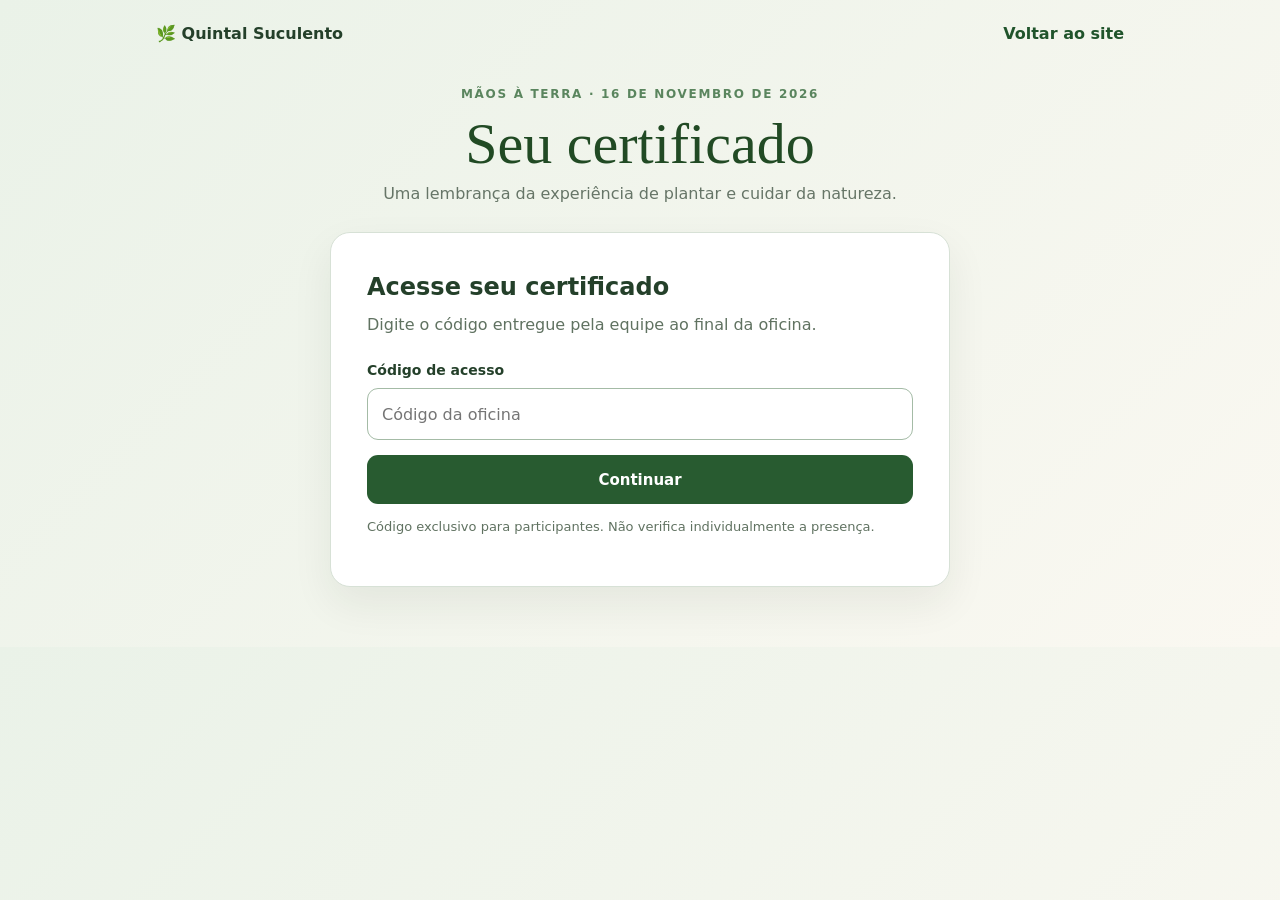
<file: certificado/index.html>
<!doctype html>
<html lang="pt-BR"><head>
<meta charset="utf-8"><meta name="viewport" content="width=device-width,initial-scale=1">
<meta name="theme-color" content="#244a25"><meta name="robots" content="noindex,nofollow">
<meta name="description" content="Certificado da Oficina Mãos à Terra do Quintal Suculento.">
<title>Certificado Mãos à Terra | Quintal Suculento</title><link rel="icon" href="../favicon.ico">
<style>
*{box-sizing:border-box}body{margin:0;background:linear-gradient(135deg,#eaf2e8,#faf8f1);color:#24402a;font:16px/1.5 system-ui,sans-serif}
main{max-width:1000px;margin:auto;padding:22px 16px 60px}.top{display:flex;justify-content:space-between;gap:14px;align-items:center}.top a{color:#20542b;font-weight:700;text-decoration:none}.title{text-align:center;margin:35px auto 26px}.title h1{font:normal clamp(36px,7vw,58px) Georgia,serif;color:#214a24;margin:5px}.title p{color:#667567;margin:4px}.eyebrow{font-size:12px;letter-spacing:.14em;text-transform:uppercase;color:#5a855e;font-weight:800}
.panel{max-width:620px;margin:auto;background:white;border:1px solid #d7e1d6;border-radius:20px;padding:clamp(21px,5vw,36px);box-shadow:0 17px 42px #17301e12}.panel h2{margin:0 0 8px}.hint,.small{color:#607261}.hint{margin:0 0 23px}.small{font-size:13px}label{display:block;font-weight:700;font-size:14px;margin:0 0 7px}input[type=text]{width:100%;height:52px;padding:12px 14px;border:1.5px solid #a4bba6;border-radius:11px;font:inherit}button{cursor:pointer;border:0;min-height:49px;border-radius:11px;background:#285b30;color:white;padding:11px 16px;font:700 15px system-ui,sans-serif}button:hover{background:#1a4522}button:disabled{opacity:.5}button.outline{background:#e8f1e6;color:#205029;border:1px solid #b3ceb5}button:focus-visible,input:focus-visible,a:focus-visible{outline:3px solid #73b586;outline-offset:3px}.full{width:100%;margin-top:15px}.error{color:#a52b27;font-size:14px;font-weight:700}
.preview{max-width:950px;margin:30px auto 0}.preview h2{text-align:center;font-size:18px}.frame{padding:5px;border:1px solid #d2ddcf;background:white;border-radius:12px;box-shadow:0 14px 36px #172d1c20}.frame canvas{display:block;width:100%;height:auto;aspect-ratio:4/3}.downloads{display:grid;grid-template-columns:1fr 1fr;gap:12px;margin-top:14px}.privacy{text-align:center;font-size:13px;color:#637365;margin-top:20px}
.modal{position:fixed;inset:0;background:#071b0ba6;display:grid;place-items:center;padding:16px;z-index:100}.modal-card{width:min(100%,510px);max-height:92dvh;overflow:auto;background:white;border-radius:20px;padding:25px}.modal-card h2{margin:0 0 7px;text-align:center}.modal-card p{font-size:14px;color:#607261;text-align:center}.photo-choice{display:flex;gap:9px}.photo-choice label{flex:1;text-align:center;background:#e9f2e7;padding:12px 8px;color:#21492a;border-radius:10px;cursor:pointer}.photo-choice input{position:absolute;opacity:0;width:1px;height:1px}.modal-card button{display:block;width:100%;margin-top:10px}.photo-preview{max-height:160px;max-width:100%;display:block;margin:12px auto;border-radius:8px}.modal-card .skip{background:white;color:#21492a;border:1px solid #bdd0bb}.message{background:#f0f5ed;padding:8px;border-radius:8px}.tip{font-size:12px!important}
[hidden]{display:none!important}@media(max-width:560px){.downloads{grid-template-columns:1fr}.modal-card{padding:19px}.top{font-size:13px}}
</style></head><body>
<main><div class="top"><strong>🌿 Quintal Suculento</strong><a href="../">Voltar ao site</a></div>
<header class="title"><span class="eyebrow">Mãos à Terra · 16 de novembro de 2026</span><h1>Seu certificado</h1><p>Uma lembrança da experiência de plantar e cuidar da natureza.</p></header>
<section id="gate" class="panel"><h2>Acesse seu certificado</h2><p class="hint">Digite o código entregue pela equipe ao final da oficina.</p><form id="gate-form"><label for="code">Código de acesso</label><input type="text" id="code" maxlength="20" autocomplete="off" autocapitalize="characters" required placeholder="Código da oficina"><p id="code-error" role="alert" class="error" hidden></p><button class="full" type="submit">Continuar</button></form><p class="small">Código exclusivo para participantes. Não verifica individualmente a presença.</p></section>
<section id="issue" hidden><div class="panel"><h2>Personalize seu certificado</h2><p class="hint">Digite seu nome como deseja que apareça no documento.</p><label for="name">Nome do participante</label><input id="name" type="text" maxlength="80" minlength="3" autocomplete="name" placeholder="Nome e sobrenome"><p id="name-error" role="alert" class="error" hidden></p><p class="small">Seu nome é usado apenas neste navegador, sem cadastro.</p></div>
<div class="preview"><h2>Prévia do certificado oficial</h2><div class="frame"><canvas id="certificate" width="2048" height="1536" role="img" aria-label="Prévia do certificado de participação"></canvas></div>
<div class="downloads"><button id="png">Baixar imagem (PNG)</button><button id="pdf">Baixar PDF</button></div></div><p class="privacy">O nome não é enviado ao site. O modelo oficial é mantido sem alterações na arte, exceto o preenchimento do nome.</p></section></main>
<div id="modal" class="modal" hidden role="dialog" aria-modal="true" aria-labelledby="modal-title"><div class="modal-card">
<h2 id="modal-title">Mostre sua plantinha! 🌱</h2><p>Seu certificado foi preparado. Que tal nos mandar uma foto da suculenta que você plantou?</p>
<button id="whatsapp" class="outline">Enviar pelo WhatsApp</button>
<p class="tip">Ao abrir o WhatsApp, toque na câmera, fotografe sua plantinha e envie para nós.</p>
</div></div>
<script>
(()=>{
'use strict';
const ACCESS='SOMOS',PHONE='5571987650501',MESSAGE='Olá Vanni e Anne! Participei da oficina Mãos à Terra e essa é a minha nova plantinha!';
const el=id=>document.getElementById(id),cv=el('certificate'),cx=cv.getContext('2d'),bg=new Image();
let ready=false,focusBefore=null;
const err=(id,msg)=>{el(id).textContent=msg;el(id).hidden=!msg};
bg.onload=()=>{ready=true;draw()};bg.onerror=()=>{err('name-error','O modelo oficial não carregou. Avise a equipe.');el('png').disabled=true;el('pdf').disabled=true};bg.src='./modelo-certificado.jpg';
function draw(){if(!ready)return;cx.clearRect(0,0,2048,1536);cx.drawImage(bg,0,0,2048,1536);const name=el('name').value.trim().replace(/\s+/g,' ')||'Seu nome aqui';cx.textAlign='center';cx.textBaseline='alphabetic';cx.fillStyle='#214b24';let size=76;while(size>28){cx.font='bold '+size+'px Georgia,serif';if(cx.measureText(name).width<=1445)break;size-=2}cx.fillText(name,1024,626,1445);cx.save();cx.textAlign='center';cx.textBaseline='alphabetic';cx.fillStyle='#214b24';cx.font='italic 46px Georgia,serif';cx.fillText('Quintal Suculento',1024,1215,480);cx.restore()}
function validName(){const name=el('name').value.trim().replace(/\s+/g,' ');if(name.length<3||name.length>80||/[<>\u0000-\u001f\u007f]/.test(name)){err('name-error','Informe um nome válido de 3 a 80 caracteres.');el('name').focus();return null}err('name-error','');return name}
function slug(name){return name.normalize('NFD').replace(/[\u0300-\u036f]/g,'').toLowerCase().replace(/[^a-z0-9]+/g,'-').replace(/^-|-$/g,'').slice(0,50)||'participante'}
function save(blob,name){const u=URL.createObjectURL(blob),a=document.createElement('a');a.href=u;a.download=name;document.body.appendChild(a);a.click();a.remove();setTimeout(()=>URL.revokeObjectURL(u),40000)}
function pdfFromJPEG(jpeg){const enc=new TextEncoder(),parts=[],offsets=[];let count=0;function bytes(b){parts.push(b);count+=b.length}function t(s){bytes(enc.encode(s))}function obj(i){offsets[i]=count;t(i+' 0 obj\n')}let w=841.89,h=595.28,iw=h*4/3,x=(w-iw)/2;
t('%PDF-1.4\n');obj(1);t('<< /Type /Catalog /Pages 2 0 R >>\nendobj\n');obj(2);t('<< /Type /Pages /Kids [3 0 R] /Count 1 >>\nendobj\n');obj(3);t('<< /Type /Page /Parent 2 0 R /MediaBox [0 0 '+w+' '+h+'] /Resources << /XObject << /Im0 4 0 R >> >> /Contents 5 0 R >>\nendobj\n');obj(4);t('<< /Type /XObject /Subtype /Image /Width 2048 /Height 1536 /ColorSpace /DeviceRGB /BitsPerComponent 8 /Filter /DCTDecode /Length '+jpeg.length+' >>\nstream\n');bytes(jpeg);t('\nendstream\nendobj\n');let drawing='q\n'+iw.toFixed(3)+' 0 0 '+h.toFixed(3)+' '+x.toFixed(3)+' 0 cm\n/Im0 Do\nQ\n';obj(5);t('<< /Length '+enc.encode(drawing).length+' >>\nstream\n'+drawing+'endstream\nendobj\n');let off=count;t('xref\n0 6\n0000000000 65535 f \n');for(let i=1;i<=5;i++)t(String(offsets[i]).padStart(10,'0')+' 00000 n \n');t('trailer\n<< /Size 6 /Root 1 0 R >>\nstartxref\n'+off+'\n%%EOF');return new Blob(parts,{type:'application/pdf'})}
function openModal(){focusBefore=document.activeElement;el('modal').hidden=false;el('whatsapp').focus()}
function closeModal(){el('modal').hidden=true;focusBefore?.focus()}
el('gate-form').addEventListener('submit',e=>{e.preventDefault();if(el('code').value.normalize('NFKC').trim().toUpperCase().replace(/\s+/g,'')!==ACCESS){err('code-error','Código não reconhecido. Confira com a equipe.');return}el('gate').hidden=true;el('issue').hidden=false;el('name').focus();draw()});
el('name').addEventListener('input',draw);
el('png').addEventListener('click',()=>{const n=validName();if(!n||!ready)return;draw();cv.toBlob(b=>{if(!b){err('name-error','Falha ao gerar a imagem.');return}save(b,'certificado-maos-a-terra-'+slug(n)+'.png');openModal()},'image/png')});
el('pdf').addEventListener('click',()=>{const n=validName();if(!n||!ready)return;draw();try{const s=atob(cv.toDataURL('image/jpeg',.94).split(',')[1]),a=new Uint8Array(s.length);for(let i=0;i<s.length;i++)a[i]=s.charCodeAt(i);save(pdfFromJPEG(a),'certificado-maos-a-terra-'+slug(n)+'.pdf');openModal()}catch(e){err('name-error','Falha ao gerar o PDF neste navegador.')}});
el('modal').addEventListener('keydown',e=>{if(e.key==='Escape')closeModal()});
function openChat(){window.open('https://wa.me/'+PHONE+'?text='+encodeURIComponent(MESSAGE),'_blank','noopener,noreferrer')}
el('whatsapp').addEventListener('click',openChat);
})();
</script></body></html>
</file>
